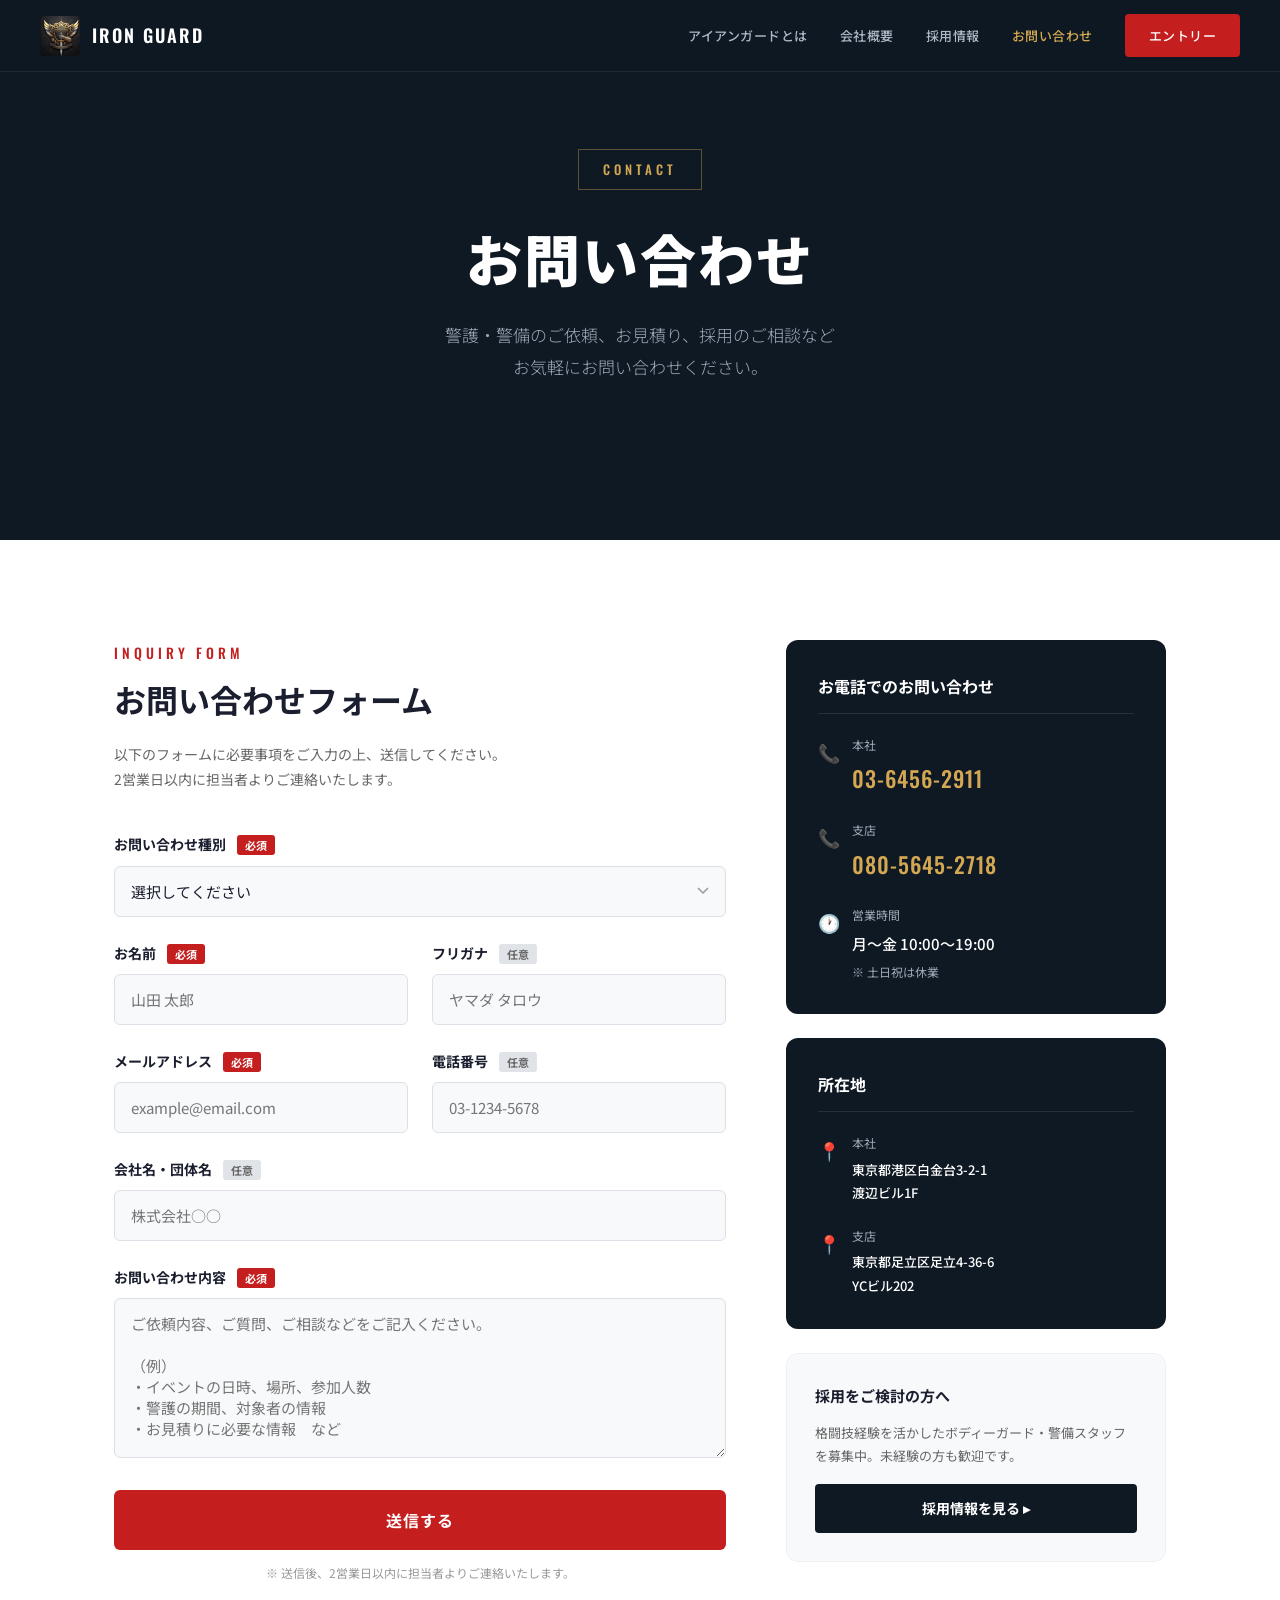
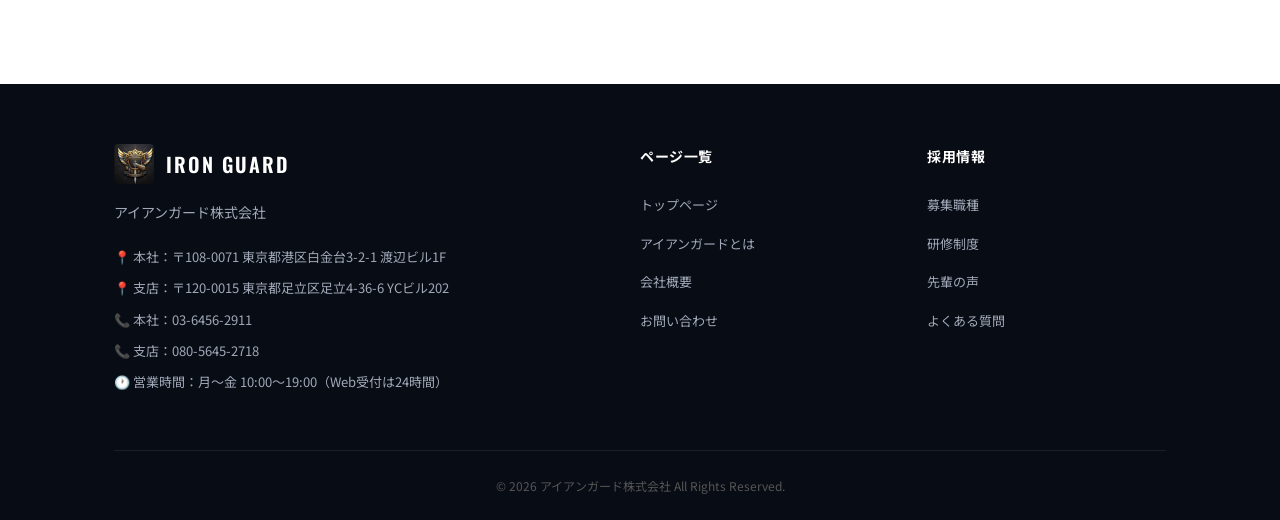
<file: contact.html>
<!DOCTYPE html>
<html lang="ja">
<head>
<meta charset="UTF-8">
<meta name="viewport" content="width=device-width, initial-scale=1.0">
<title>お問い合わせ | アイアンガード株式会社</title>
<meta name="description" content="アイアンガード株式会社へのお問い合わせ。警護・警備のご依頼、お見積り、採用のご相談など、お気軽にご連絡ください。">
<link rel="preconnect" href="https://fonts.googleapis.com">
<link rel="preconnect" href="https://fonts.gstatic.com" crossorigin>
<link href="https://fonts.googleapis.com/css2?family=Noto+Sans+JP:wght@300;400;500;700;900&family=Oswald:wght@300;400;500;600;700&display=swap" rel="stylesheet">
<link rel="stylesheet" href="style.css">
<style>
.contact-layout { display: grid; grid-template-columns: 1fr 380px; gap: 60px; align-items: start; }
.form-row { margin-bottom: 24px; }
.form-row label { display: block; font-size: 14px; font-weight: 700; color: #1a1e2e; margin-bottom: 8px; }
.form-row label .required { background: #c41e1e; color: #fff; font-size: 11px; padding: 2px 8px; border-radius: 3px; margin-left: 8px; }
.form-row label .optional { background: #e0e3e8; color: #666; font-size: 11px; padding: 2px 8px; border-radius: 3px; margin-left: 8px; }
.form-row input[type="text"],
.form-row input[type="email"],
.form-row input[type="tel"],
.form-row select,
.form-row textarea {
  width: 100%; padding: 14px 16px; font-size: 15px; font-family: 'Noto Sans JP', sans-serif;
  background: #f8f9fb; border: 1px solid #dde0e6; border-radius: 6px; color: #1a1e2e;
  outline: none; transition: border-color 0.3s, background 0.3s;
}
.form-row input:focus, .form-row select:focus, .form-row textarea:focus { border-color: #c41e1e; background: #fff; }
.form-row select {
  appearance: none; cursor: pointer;
  background-image: url("data:image/svg+xml,%3Csvg xmlns='http://www.w3.org/2000/svg' width='12' height='8'%3E%3Cpath d='M1 1l5 5 5-5' stroke='%23999' stroke-width='1.5' fill='none'/%3E%3C/svg%3E");
  background-repeat: no-repeat; background-position: right 16px center; padding-right: 40px;
}
.form-row textarea { min-height: 160px; resize: vertical; }
.form-row-half { display: grid; grid-template-columns: 1fr 1fr; gap: 24px; }
.btn-submit {
  display: block; width: 100%; padding: 18px; font-size: 16px; font-weight: 700;
  font-family: 'Noto Sans JP', sans-serif; color: #fff; background: #c41e1e;
  border: none; border-radius: 6px; cursor: pointer; transition: background 0.3s, transform 0.2s;
  letter-spacing: 1px; margin-top: 8px;
}
.btn-submit:hover { background: #a81818; transform: translateY(-2px); }
.form-note { text-align: center; font-size: 12px; color: #999; margin-top: 12px; }
.contact-sidebar { position: sticky; top: 100px; }
.sidebar-card { background: #0f1923; border-radius: 12px; padding: 32px; margin-bottom: 24px; }
.sidebar-card h3 {
  font-size: 16px; font-weight: 700; color: #fff; margin-bottom: 20px;
  padding-bottom: 12px; border-bottom: 1px solid rgba(255,255,255,0.1);
}
.sidebar-item { display: flex; gap: 12px; margin-bottom: 20px; align-items: flex-start; }
.sidebar-item:last-child { margin-bottom: 0; }
.sidebar-icon { font-size: 18px; flex-shrink: 0; margin-top: 2px; }
.si-label { font-size: 12px; color: #a0a8b8; margin-bottom: 4px; }
.si-value { font-size: 15px; color: #fff; font-weight: 500; }
.si-value.gold { color: #d4a853; font-family: 'Oswald', sans-serif; font-size: 22px; letter-spacing: 1px; }
.si-value small { font-size: 12px; color: #a0a8b8; font-weight: 400; display: block; margin-top: 4px; }
.sidebar-card-light {
  background: #f8f9fb; border: 1px solid #eef0f4; border-radius: 12px; padding: 28px;
}
.sidebar-card-light h3 { font-size: 15px; font-weight: 700; color: #1a1e2e; margin-bottom: 12px; }
.sidebar-card-light p { font-size: 13px; color: #666; line-height: 1.8; margin-bottom: 16px; }
.sidebar-card-light .btn-dark { width: 100%; justify-content: center; padding: 12px; font-size: 14px; }
@media (max-width: 1024px) {
  .contact-layout { grid-template-columns: 1fr; gap: 40px; }
  .contact-sidebar { position: static; }
}
@media (max-width: 768px) { .form-row-half { grid-template-columns: 1fr; } }
</style>
</head>
<body>

<header class="site-header">
  <a href="index.html" class="logo">
    <img src="assets/logo-80.jpg" alt="アイアンガード" width="48" height="48" style="border-radius: 4px;">
    <span class="logo-text">IRON GUARD</span>
  </a>
  <div class="menu-toggle" onclick="toggleMenu()"><span></span><span></span><span></span></div>
  <nav id="mainNav">
    <a href="about.html">アイアンガードとは</a>
    <a href="company.html">会社概要</a>
    <a href="recruit.html">採用情報</a>
    <a href="contact.html" class="active">お問い合わせ</a>
    <a href="recruit.html#entry" class="header-cta">エントリー</a>
  </nav>
</header>

<section class="hero hero-half">
  <div class="hero-bg" style="background-image: url('https://ironguardcorp.jp/wp-content/uploads/2022/01/top1.jpg');"></div>
  <div class="hero-overlay"></div>
  <div class="hero-content">
    <div class="hero-badge">CONTACT</div>
    <h1>お問い合わせ</h1>
    <p class="hero-sub">警護・警備のご依頼、お見積り、採用のご相談など<br>お気軽にお問い合わせください。</p>
  </div>
</section>

<section class="section-padding bg-white">
  <div class="container">
    <div class="contact-layout">
      <div class="fade-in">
        <div style="margin-bottom: 40px;">
          <div class="section-label">INQUIRY FORM</div>
          <h2 class="section-title">お問い合わせフォーム</h2>
          <p style="font-size: 14px; color: #666; line-height: 1.8;">以下のフォームに必要事項をご入力の上、送信してください。<br>2営業日以内に担当者よりご連絡いたします。</p>
        </div>
        <form id="contactForm" action="#" method="post">
          <div class="form-row">
            <label>お問い合わせ種別 <span class="required">必須</span></label>
            <select name="inquiry_type" required>
              <option value="" disabled selected>選択してください</option>
              <option value="bodyguard">要人警護のご依頼</option>
              <option value="facility">施設警備のご依頼</option>
              <option value="event">イベント警備のご依頼</option>
              <option value="investigation">調査業務のご依頼</option>
              <option value="estimate">お見積り依頼</option>
              <option value="recruit">採用に関するお問い合わせ</option>
              <option value="other">その他のお問い合わせ</option>
            </select>
          </div>
          <div class="form-row-half">
            <div class="form-row"><label>お名前 <span class="required">必須</span></label><input type="text" name="name" placeholder="山田 太郎" required></div>
            <div class="form-row"><label>フリガナ <span class="optional">任意</span></label><input type="text" name="furigana" placeholder="ヤマダ タロウ"></div>
          </div>
          <div class="form-row-half">
            <div class="form-row"><label>メールアドレス <span class="required">必須</span></label><input type="email" name="email" placeholder="example@email.com" required></div>
            <div class="form-row"><label>電話番号 <span class="optional">任意</span></label><input type="tel" name="phone" placeholder="03-1234-5678"></div>
          </div>
          <div class="form-row"><label>会社名・団体名 <span class="optional">任意</span></label><input type="text" name="company" placeholder="株式会社○○"></div>
          <div class="form-row">
            <label>お問い合わせ内容 <span class="required">必須</span></label>
            <textarea name="message" placeholder="ご依頼内容、ご質問、ご相談などをご記入ください。&#10;&#10;（例）&#10;・イベントの日時、場所、参加人数&#10;・警護の期間、対象者の情報&#10;・お見積りに必要な情報　など" required></textarea>
          </div>
          <button type="submit" class="btn-submit">送信する</button>
          <p class="form-note">※ 送信後、2営業日以内に担当者よりご連絡いたします。</p>
        </form>
      </div>

      <div class="contact-sidebar fade-in">
        <div class="sidebar-card">
          <h3>お電話でのお問い合わせ</h3>
          <div class="sidebar-item">
            <div class="sidebar-icon">📞</div>
            <div><div class="si-label">本社</div><div class="si-value gold">03-6456-2911</div></div>
          </div>
          <div class="sidebar-item">
            <div class="sidebar-icon">📞</div>
            <div><div class="si-label">支店</div><div class="si-value gold">080-5645-2718</div></div>
          </div>
          <div class="sidebar-item">
            <div class="sidebar-icon">🕐</div>
            <div><div class="si-label">営業時間</div><div class="si-value">月〜金 10:00〜19:00</div><div class="si-value"><small>※ 土日祝は休業</small></div></div>
          </div>
        </div>
        <div class="sidebar-card">
          <h3>所在地</h3>
          <div class="sidebar-item">
            <div class="sidebar-icon">📍</div>
            <div><div class="si-label">本社</div><div class="si-value" style="font-size:13px;">東京都港区白金台3-2-1<br>渡辺ビル1F</div></div>
          </div>
          <div class="sidebar-item">
            <div class="sidebar-icon">📍</div>
            <div><div class="si-label">支店</div><div class="si-value" style="font-size:13px;">東京都足立区足立4-36-6<br>YCビル202</div></div>
          </div>
        </div>
        <div class="sidebar-card-light">
          <h3>採用をご検討の方へ</h3>
          <p>格闘技経験を活かしたボディーガード・警備スタッフを募集中。未経験の方も歓迎です。</p>
          <a href="recruit.html" class="btn-dark">採用情報を見る ▸</a>
        </div>
      </div>
    </div>
  </div>
</section>

<footer class="site-footer">
  <div class="container">
    <div class="footer-top">
      <div>
        <div class="footer-logo" style="display:flex;align-items:center;gap:12px;"><img src="assets/logo-80.jpg" alt="アイアンガード" width="40" height="40" style="border-radius:4px;"> IRON GUARD</div>
        <div class="footer-company-name">アイアンガード株式会社</div>
        <div class="footer-contact-item">📍 本社：〒108-0071 東京都港区白金台3-2-1 渡辺ビル1F</div>
        <div class="footer-contact-item">📍 支店：〒120-0015 東京都足立区足立4-36-6 YCビル202</div>
        <div class="footer-contact-item">📞 本社：03-6456-2911</div>
        <div class="footer-contact-item">📞 支店：080-5645-2718</div>
        <div class="footer-contact-item">🕐 営業時間：月〜金 10:00〜19:00（Web受付は24時間）</div>
      </div>
      <div>
        <div class="footer-heading">ページ一覧</div>
        <ul class="footer-links">
          <li><a href="index.html">トップページ</a></li>
          <li><a href="about.html">アイアンガードとは</a></li>
          <li><a href="company.html">会社概要</a></li>
          <li><a href="contact.html">お問い合わせ</a></li>
        </ul>
      </div>
      <div>
        <div class="footer-heading">採用情報</div>
        <ul class="footer-links">
          <li><a href="recruit.html">募集職種</a></li>
          <li><a href="recruit.html#training">研修制度</a></li>
          <li><a href="recruit.html#interview">先輩の声</a></li>
          <li><a href="recruit.html#faq">よくある質問</a></li>
        </ul>
      </div>
    </div>
    <div class="footer-bottom"><p>&copy; 2026 アイアンガード株式会社 All Rights Reserved.</p></div>
  </div>
</footer>

<button class="back-to-top" id="backToTop" onclick="window.scrollTo({top:0,behavior:'smooth'})">▲</button>
<script>
function toggleMenu() { document.getElementById('mainNav').classList.toggle('open'); }
const observer = new IntersectionObserver((entries) => {
  entries.forEach(entry => { if (entry.isIntersecting) entry.target.classList.add('visible'); });
}, { threshold: 0.1, rootMargin: '0px 0px -50px 0px' });
document.querySelectorAll('.fade-in').forEach(el => observer.observe(el));
window.addEventListener('scroll', () => { document.getElementById('backToTop').classList.toggle('visible', window.scrollY > 600); });
document.getElementById('contactForm').addEventListener('submit', function(e) {
  e.preventDefault();
  alert('お問い合わせありがとうございます！\n2営業日以内に担当者よりご連絡いたします。');
});
</script>
</body>
</html>
</file>
<file: style.css>
/* ========================================
   IRON GUARD - SHARED STYLES
   ======================================== */

/* ========== RESET & BASE ========== */
*, *::before, *::after { margin: 0; padding: 0; box-sizing: border-box; }
html { scroll-behavior: smooth; font-size: 16px; }
body {
  font-family: 'Noto Sans JP', sans-serif;
  color: #1a1e2e;
  background: #ffffff;
  line-height: 1.8;
  overflow-x: hidden;
}
img { max-width: 100%; height: auto; display: block; }
a { text-decoration: none; color: inherit; transition: opacity 0.3s; }
a:hover { opacity: 0.8; }

/* ========== UTILITY ========== */
.container { max-width: 1100px; margin: 0 auto; padding: 0 24px; }
.container-narrow { max-width: 800px; margin: 0 auto; padding: 0 24px; }
.section-padding { padding: 100px 0; }
.text-center { text-align: center; }
.text-white { color: #ffffff; }

.section-label {
  font-family: 'Oswald', sans-serif;
  font-size: 14px;
  font-weight: 500;
  letter-spacing: 4px;
  text-transform: uppercase;
  color: #c41e1e;
  margin-bottom: 12px;
}
.section-label.light { color: #d4a853; }

.section-title {
  font-family: 'Noto Sans JP', sans-serif;
  font-size: 32px;
  font-weight: 700;
  line-height: 1.4;
  margin-bottom: 20px;
}
.section-subtitle {
  font-size: 16px;
  color: #666;
  max-width: 640px;
  margin: 0 auto 60px;
  line-height: 1.9;
}
.section-subtitle.light { color: #a0a8b8; }

/* ========== HEADER / NAV ========== */
.site-header {
  position: fixed;
  top: 0; left: 0; right: 0;
  z-index: 1000;
  padding: 0 40px;
  height: 72px;
  display: flex;
  align-items: center;
  justify-content: space-between;
  background: rgba(15, 25, 35, 0.95);
  backdrop-filter: blur(12px);
  border-bottom: 1px solid rgba(255,255,255,0.08);
  transition: background 0.3s;
}
.site-header .logo {
  display: flex;
  align-items: center;
  gap: 12px;
}
.site-header .logo img { height: 40px; width: auto; }
.site-header .logo-text {
  font-family: 'Oswald', sans-serif;
  font-size: 18px;
  font-weight: 600;
  color: #fff;
  letter-spacing: 2px;
  text-transform: uppercase;
}
.site-header nav { display: flex; align-items: center; gap: 32px; }
.site-header nav a {
  font-size: 13px;
  font-weight: 500;
  color: #b0b8c8;
  letter-spacing: 0.5px;
  transition: color 0.3s;
}
.site-header nav a:hover { color: #fff; opacity: 1; }
.site-header nav a.active { color: #d4a853; }
.header-cta {
  background: #c41e1e;
  color: #fff !important;
  padding: 10px 24px;
  border-radius: 4px;
  font-size: 13px;
  font-weight: 700;
  letter-spacing: 0.5px;
}
.header-cta:hover { background: #a81818; opacity: 1 !important; }

.menu-toggle { display: none; flex-direction: column; gap: 5px; cursor: pointer; padding: 8px; }
.menu-toggle span { display: block; width: 24px; height: 2px; background: #fff; transition: 0.3s; }

/* ========== HERO ========== */
.hero {
  position: relative;
  min-height: 100vh;
  display: flex;
  align-items: center;
  justify-content: center;
  background: #0f1923;
  overflow: hidden;
}
.hero-half { min-height: 60vh; }
.hero-bg {
  position: absolute;
  inset: 0;
  background-size: cover;
  background-position: center;
  background-repeat: no-repeat;
  opacity: 0.35;
  filter: grayscale(30%);
}
.hero-overlay {
  position: absolute;
  inset: 0;
  background: linear-gradient(180deg, rgba(15,25,35,0.6) 0%, rgba(15,25,35,0.85) 100%);
}
.hero-content {
  position: relative;
  z-index: 2;
  text-align: center;
  padding: 120px 24px 80px;
  max-width: 800px;
}
.hero-badge {
  display: inline-block;
  font-family: 'Oswald', sans-serif;
  font-size: 13px;
  font-weight: 500;
  letter-spacing: 4px;
  text-transform: uppercase;
  color: #d4a853;
  border: 1px solid rgba(212,168,83,0.4);
  padding: 8px 24px;
  margin-bottom: 32px;
}
.hero h1 {
  font-family: 'Noto Sans JP', sans-serif;
  font-size: clamp(32px, 6vw, 56px);
  font-weight: 900;
  color: #fff;
  line-height: 1.3;
  margin-bottom: 24px;
  letter-spacing: 2px;
}
.hero h1 em { font-style: normal; color: #c41e1e; }
.hero-sub {
  font-size: 17px;
  color: #a0a8b8;
  line-height: 1.9;
  margin-bottom: 48px;
  font-weight: 300;
}
.hero-buttons { display: flex; gap: 16px; justify-content: center; flex-wrap: wrap; }

.scroll-indicator {
  position: absolute;
  bottom: 40px;
  left: 50%;
  transform: translateX(-50%);
  z-index: 2;
  display: flex;
  flex-direction: column;
  align-items: center;
  gap: 8px;
  color: #a0a8b8;
  font-size: 11px;
  letter-spacing: 2px;
  text-transform: uppercase;
  font-family: 'Oswald', sans-serif;
}
.scroll-indicator .line {
  width: 1px;
  height: 40px;
  background: linear-gradient(180deg, #a0a8b8, transparent);
  animation: scrollPulse 2s infinite;
}
@keyframes scrollPulse {
  0%, 100% { opacity: 0.3; }
  50% { opacity: 1; }
}

/* ========== BUTTONS ========== */
.btn-primary {
  display: inline-flex;
  align-items: center;
  gap: 8px;
  background: #c41e1e;
  color: #fff;
  padding: 16px 40px;
  font-size: 15px;
  font-weight: 700;
  border-radius: 4px;
  border: none;
  cursor: pointer;
  transition: background 0.3s, transform 0.2s;
  letter-spacing: 0.5px;
}
.btn-primary:hover { background: #a81818; transform: translateY(-2px); opacity: 1; }
.btn-outline {
  display: inline-flex;
  align-items: center;
  gap: 8px;
  background: transparent;
  color: #fff;
  padding: 16px 40px;
  font-size: 15px;
  font-weight: 500;
  border-radius: 4px;
  border: 1px solid rgba(255,255,255,0.3);
  cursor: pointer;
  transition: border-color 0.3s, background 0.3s;
  letter-spacing: 0.5px;
}
.btn-outline:hover { border-color: #fff; background: rgba(255,255,255,0.05); opacity: 1; }
.btn-dark {
  display: inline-flex;
  align-items: center;
  gap: 8px;
  background: #0f1923;
  color: #fff;
  padding: 16px 40px;
  font-size: 15px;
  font-weight: 700;
  border-radius: 4px;
  border: none;
  cursor: pointer;
  transition: background 0.3s, transform 0.2s;
}
.btn-dark:hover { background: #1a2a3e; transform: translateY(-2px); opacity: 1; }

/* ========== BACKGROUNDS ========== */
.bg-dark { background: #0f1923; }
.bg-light { background: #f8f9fb; }
.bg-white { background: #fff; }

/* ========== CTA BANNER ========== */
.cta-banner {
  background: linear-gradient(135deg, #c41e1e 0%, #8b1515 100%);
  padding: 80px 0;
  text-align: center;
}
.cta-banner h2 {
  font-size: 28px;
  font-weight: 700;
  color: #fff;
  margin-bottom: 16px;
}
.cta-banner p {
  font-size: 16px;
  color: rgba(255,255,255,0.8);
  margin-bottom: 40px;
  line-height: 1.8;
}
.cta-banner .btn-outline { border-color: rgba(255,255,255,0.5); }
.cta-banner .btn-outline:hover { background: rgba(255,255,255,0.1); border-color: #fff; }

/* ========== FOOTER ========== */
.site-footer {
  background: #080c14;
  padding: 60px 0 0;
}
.footer-top {
  display: grid;
  grid-template-columns: 2fr 1fr 1fr;
  gap: 48px;
  padding-bottom: 48px;
  border-bottom: 1px solid rgba(255,255,255,0.08);
}
.footer-logo {
  font-family: 'Oswald', sans-serif;
  font-size: 20px;
  font-weight: 600;
  color: #fff;
  letter-spacing: 2px;
  margin-bottom: 16px;
}
.footer-company-name {
  font-size: 14px;
  color: #a0a8b8;
  margin-bottom: 20px;
}
.footer-contact-item {
  font-size: 13px;
  color: #a0a8b8;
  margin-bottom: 8px;
  display: flex;
  align-items: center;
  gap: 8px;
}
.footer-heading {
  font-size: 14px;
  font-weight: 700;
  color: #fff;
  margin-bottom: 20px;
  letter-spacing: 0.5px;
}
.footer-links { list-style: none; }
.footer-links li { margin-bottom: 10px; }
.footer-links a {
  font-size: 13px;
  color: #a0a8b8;
  transition: color 0.3s;
}
.footer-links a:hover { color: #d4a853; opacity: 1; }
.footer-bottom {
  padding: 24px 0;
  text-align: center;
  font-size: 12px;
  color: #555;
}

/* ========== BACK TO TOP ========== */
.back-to-top {
  position: fixed;
  bottom: 32px;
  right: 32px;
  width: 48px;
  height: 48px;
  background: #c41e1e;
  color: #fff;
  border-radius: 50%;
  display: flex;
  align-items: center;
  justify-content: center;
  font-size: 20px;
  cursor: pointer;
  opacity: 0;
  visibility: hidden;
  transition: all 0.3s;
  z-index: 999;
  border: none;
}
.back-to-top.visible { opacity: 1; visibility: visible; }
.back-to-top:hover { background: #a81818; transform: translateY(-3px); }

/* ========== ANIMATIONS ========== */
.fade-in {
  opacity: 0;
  transform: translateY(30px);
  transition: opacity 0.7s ease, transform 0.7s ease;
}
.fade-in.visible { opacity: 1; transform: translateY(0); }

/* ========== RESPONSIVE (common) ========== */
@media (max-width: 1024px) {
  .footer-top { grid-template-columns: 1fr; gap: 32px; }
}
@media (max-width: 768px) {
  .site-header { padding: 0 20px; }
  .site-header nav { display: none; }
  .site-header nav.open {
    display: flex;
    flex-direction: column;
    position: absolute;
    top: 72px; left: 0; right: 0;
    background: rgba(15,25,35,0.98);
    padding: 24px;
    gap: 16px;
    border-bottom: 1px solid rgba(255,255,255,0.08);
  }
  .menu-toggle { display: flex; }
  .section-padding { padding: 64px 0; }
  .section-title { font-size: 26px; }
  .hero h1 { font-size: 28px; }
  .hero-buttons { flex-direction: column; align-items: center; }
  .btn-primary, .btn-outline, .btn-dark { width: 100%; justify-content: center; }
}
</file>
